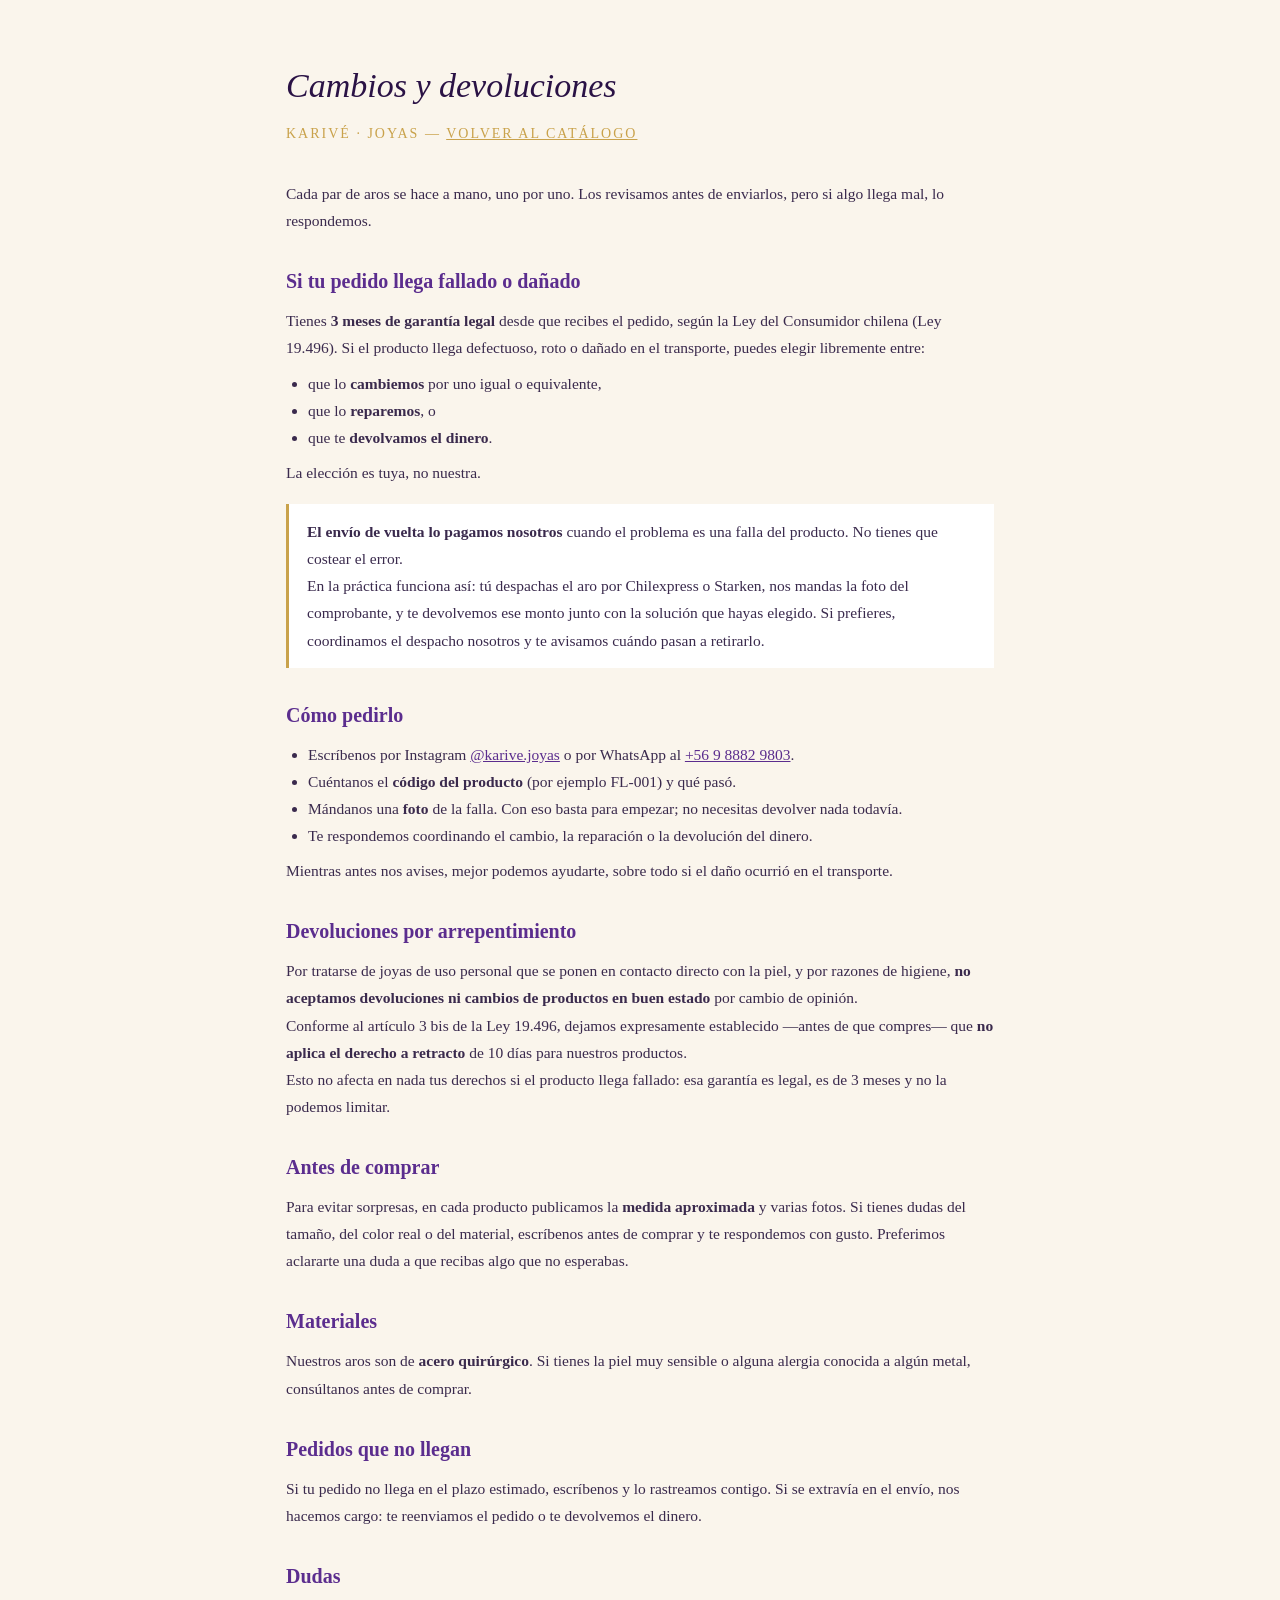
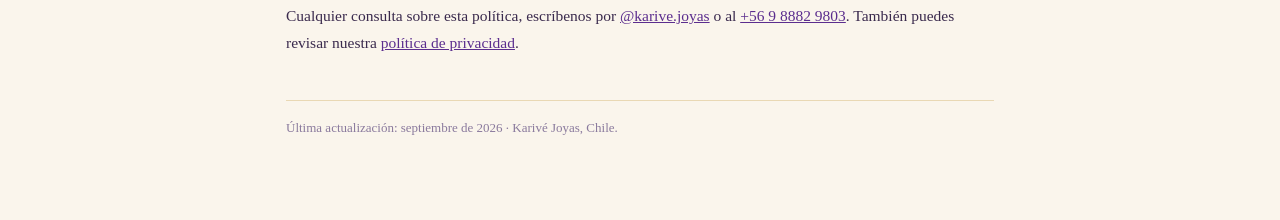
<file: devoluciones.html>
<!DOCTYPE html>
<html lang="es-CL">
<head>
<meta charset="utf-8">
<meta name="viewport" content="width=device-width, initial-scale=1">
<title>Cambios y devoluciones · Karivé Joyas</title>
<meta name="description" content="Política de cambios y devoluciones de Karivé Joyas: garantía legal de 3 meses por productos defectuosos, cómo pedir el cambio y quién paga el envío de vuelta.">
<link rel="canonical" href="https://karivejoyas.github.io/catalogo/devoluciones.html">
<link rel="icon" href="assets/logo-avatar.png" type="image/png">
<meta property="og:type" content="website">
<meta property="og:site_name" content="Karivé Joyas">
<meta property="og:title" content="Cambios y devoluciones · Karivé Joyas">
<meta property="og:url" content="https://karivejoyas.github.io/catalogo/devoluciones.html">
<meta property="og:image" content="https://karivejoyas.github.io/catalogo/assets/logo-karive.png">
<script type="application/ld+json">{"@context":"https://schema.org","@type":"WebPage","name":"Cambios y devoluciones · Karivé Joyas","url":"https://karivejoyas.github.io/catalogo/devoluciones.html","inLanguage":"es-CL","isPartOf":{"@id":"https://karivejoyas.github.io/catalogo/#sitio"},"about":{"@type":"MerchantReturnPolicy","applicableCountry":"CL","returnPolicyCategory":"https://schema.org/MerchantReturnNotPermitted","merchantReturnLink":"https://karivejoyas.github.io/catalogo/devoluciones.html"},"breadcrumb":{"@type":"BreadcrumbList","itemListElement":[{"@type":"ListItem","position":1,"name":"Inicio","item":"https://karivejoyas.github.io/catalogo/"},{"@type":"ListItem","position":2,"name":"Cambios y devoluciones","item":"https://karivejoyas.github.io/catalogo/devoluciones.html"}]}}</script>
<style>
  :root{--morado:#5B2D8E;--morado-osc:#2A1245;--dorado:#C9A24B;--crema:#FAF5EC;}
  *{margin:0;padding:0;box-sizing:border-box;}
  body{font-family:Georgia,'Times New Roman',serif;background:var(--crema);color:#3a2a4d;line-height:1.75;}
  .caja{max-width:760px;margin:0 auto;padding:56px 26px 80px;}
  h1{font-style:italic;font-weight:500;font-size:34px;color:var(--morado-osc);margin-bottom:6px;}
  .marca{font-size:14px;letter-spacing:2px;text-transform:uppercase;color:var(--dorado);margin-bottom:34px;}
  h2{font-size:20px;color:var(--morado);margin:30px 0 8px;}
  p,li{font-size:15.5px;}
  ul{padding-left:22px;margin:8px 0;}
  .destacado{background:#fff;border-left:3px solid var(--dorado);padding:14px 18px;margin:18px 0;}
  .fecha{margin-top:44px;font-size:13px;color:#8a7a9d;border-top:1px solid rgba(201,162,75,.35);padding-top:16px;}
  a{color:var(--morado);}
</style>
</head>
<body>
<div class="caja">
  <h1>Cambios y devoluciones</h1>
  <div class="marca"><a href="./" style="color:inherit;text-decoration:none">Karivé · Joyas</a> — <a href="./" style="color:inherit">volver al catálogo</a></div>

  <p>Cada par de aros se hace a mano, uno por uno. Los revisamos antes de enviarlos, pero si algo llega mal, lo respondemos.</p>

  <h2>Si tu pedido llega fallado o dañado</h2>
  <p>Tienes <strong>3 meses de garantía legal</strong> desde que recibes el pedido, según la Ley del Consumidor chilena (Ley 19.496). Si el producto llega defectuoso, roto o dañado en el transporte, puedes elegir libremente entre:</p>
  <ul>
    <li>que lo <strong>cambiemos</strong> por uno igual o equivalente,</li>
    <li>que lo <strong>reparemos</strong>, o</li>
    <li>que te <strong>devolvamos el dinero</strong>.</li>
  </ul>
  <p>La elección es tuya, no nuestra.</p>

  <div class="destacado">
    <p><strong>El envío de vuelta lo pagamos nosotros</strong> cuando el problema es una falla del producto. No tienes que costear el error.</p>
    <p>En la práctica funciona así: tú despachas el aro por Chilexpress o Starken, nos mandas la foto del comprobante, y te devolvemos ese monto junto con la solución que hayas elegido. Si prefieres, coordinamos el despacho nosotros y te avisamos cuándo pasan a retirarlo.</p>
  </div>

  <h2>Cómo pedirlo</h2>
  <ul>
    <li>Escríbenos por Instagram <a href="https://instagram.com/karive.joyas" rel="noopener">@karive.joyas</a> o por WhatsApp al <a href="https://wa.me/56988829803">+56 9 8882 9803</a>.</li>
    <li>Cuéntanos el <strong>código del producto</strong> (por ejemplo FL-001) y qué pasó.</li>
    <li>Mándanos una <strong>foto</strong> de la falla. Con eso basta para empezar; no necesitas devolver nada todavía.</li>
    <li>Te respondemos coordinando el cambio, la reparación o la devolución del dinero.</li>
  </ul>
  <p>Mientras antes nos avises, mejor podemos ayudarte, sobre todo si el daño ocurrió en el transporte.</p>

  <h2>Devoluciones por arrepentimiento</h2>
  <p>Por tratarse de joyas de uso personal que se ponen en contacto directo con la piel, y por razones de higiene, <strong>no aceptamos devoluciones ni cambios de productos en buen estado</strong> por cambio de opinión.</p>
  <p>Conforme al artículo 3 bis de la Ley 19.496, dejamos expresamente establecido —antes de que compres— que <strong>no aplica el derecho a retracto</strong> de 10 días para nuestros productos.</p>
  <p>Esto no afecta en nada tus derechos si el producto llega fallado: esa garantía es legal, es de 3 meses y no la podemos limitar.</p>

  <h2>Antes de comprar</h2>
  <p>Para evitar sorpresas, en cada producto publicamos la <strong>medida aproximada</strong> y varias fotos. Si tienes dudas del tamaño, del color real o del material, escríbenos antes de comprar y te respondemos con gusto. Preferimos aclararte una duda a que recibas algo que no esperabas.</p>

  <h2>Materiales</h2>
  <p>Nuestros aros son de <strong>acero quirúrgico</strong>. Si tienes la piel muy sensible o alguna alergia conocida a algún metal, consúltanos antes de comprar.</p>

  <h2>Pedidos que no llegan</h2>
  <p>Si tu pedido no llega en el plazo estimado, escríbenos y lo rastreamos contigo. Si se extravía en el envío, nos hacemos cargo: te reenviamos el pedido o te devolvemos el dinero.</p>

  <h2>Dudas</h2>
  <p>Cualquier consulta sobre esta política, escríbenos por <a href="https://instagram.com/karive.joyas" rel="noopener">@karive.joyas</a> o al <a href="https://wa.me/56988829803">+56 9 8882 9803</a>. También puedes revisar nuestra <a href="privacidad.html">política de privacidad</a>.</p>

  <div class="fecha">Última actualización: septiembre de 2026 · Karivé Joyas, Chile.</div>
</div>
</body>
</html>
</file>
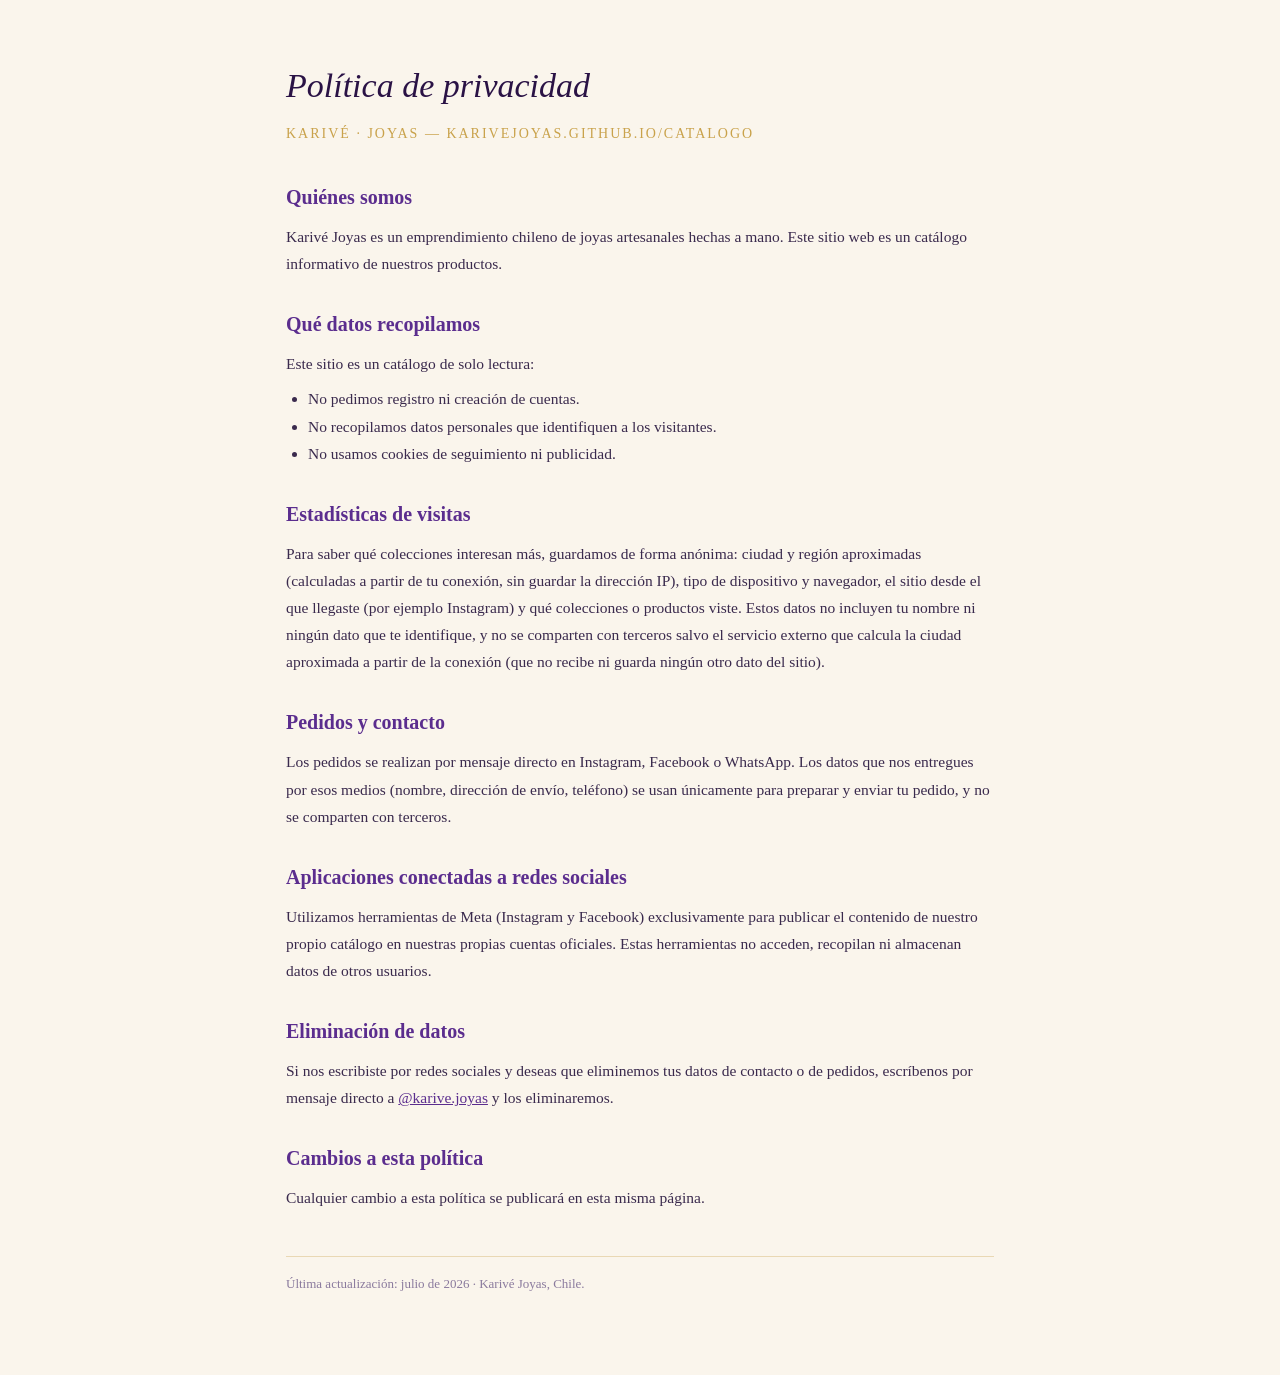
<file: privacidad.html>
<!DOCTYPE html>
<html lang="es-CL">
<head>
<meta charset="utf-8">
<meta name="viewport" content="width=device-width, initial-scale=1">
<title>Política de privacidad · Karivé Joyas</title>
<meta name="robots" content="noindex, follow">
<style>
  :root{--morado:#5B2D8E;--morado-osc:#2A1245;--dorado:#C9A24B;--crema:#FAF5EC;}
  *{margin:0;padding:0;box-sizing:border-box;}
  body{font-family:Georgia,'Times New Roman',serif;background:var(--crema);color:#3a2a4d;line-height:1.75;}
  .caja{max-width:760px;margin:0 auto;padding:56px 26px 80px;}
  h1{font-style:italic;font-weight:500;font-size:34px;color:var(--morado-osc);margin-bottom:6px;}
  .marca{font-size:14px;letter-spacing:2px;text-transform:uppercase;color:var(--dorado);margin-bottom:34px;}
  h2{font-size:20px;color:var(--morado);margin:30px 0 8px;}
  p,li{font-size:15.5px;}
  ul{padding-left:22px;margin:8px 0;}
  .fecha{margin-top:44px;font-size:13px;color:#8a7a9d;border-top:1px solid rgba(201,162,75,.35);padding-top:16px;}
  a{color:var(--morado);}
</style>
</head>
<body>
<div class="caja">
  <h1>Política de privacidad</h1>
  <div class="marca">Karivé · Joyas — karivejoyas.github.io/catalogo</div>

  <h2>Quiénes somos</h2>
  <p>Karivé Joyas es un emprendimiento chileno de joyas artesanales hechas a mano. Este sitio web es un catálogo informativo de nuestros productos.</p>

  <h2>Qué datos recopilamos</h2>
  <p>Este sitio es un catálogo de solo lectura:</p>
  <ul>
    <li>No pedimos registro ni creación de cuentas.</li>
    <li>No recopilamos datos personales que identifiquen a los visitantes.</li>
    <li>No usamos cookies de seguimiento ni publicidad.</li>
  </ul>

  <h2>Estadísticas de visitas</h2>
  <p>Para saber qué colecciones interesan más, guardamos de forma anónima: ciudad y región aproximadas (calculadas a partir de tu conexión, sin guardar la dirección IP), tipo de dispositivo y navegador, el sitio desde el que llegaste (por ejemplo Instagram) y qué colecciones o productos viste. Estos datos no incluyen tu nombre ni ningún dato que te identifique, y no se comparten con terceros salvo el servicio externo que calcula la ciudad aproximada a partir de la conexión (que no recibe ni guarda ningún otro dato del sitio).</p>

  <h2>Pedidos y contacto</h2>
  <p>Los pedidos se realizan por mensaje directo en Instagram, Facebook o WhatsApp. Los datos que nos entregues por esos medios (nombre, dirección de envío, teléfono) se usan únicamente para preparar y enviar tu pedido, y no se comparten con terceros.</p>

  <h2>Aplicaciones conectadas a redes sociales</h2>
  <p>Utilizamos herramientas de Meta (Instagram y Facebook) exclusivamente para publicar el contenido de nuestro propio catálogo en nuestras propias cuentas oficiales. Estas herramientas no acceden, recopilan ni almacenan datos de otros usuarios.</p>

  <h2>Eliminación de datos</h2>
  <p>Si nos escribiste por redes sociales y deseas que eliminemos tus datos de contacto o de pedidos, escríbenos por mensaje directo a <a href="https://instagram.com/karive.joyas" rel="noopener">@karive.joyas</a> y los eliminaremos.</p>

  <h2>Cambios a esta política</h2>
  <p>Cualquier cambio a esta política se publicará en esta misma página.</p>

  <div class="fecha">Última actualización: julio de 2026 · Karivé Joyas, Chile.</div>
</div>
</body>
</html>
</file>
